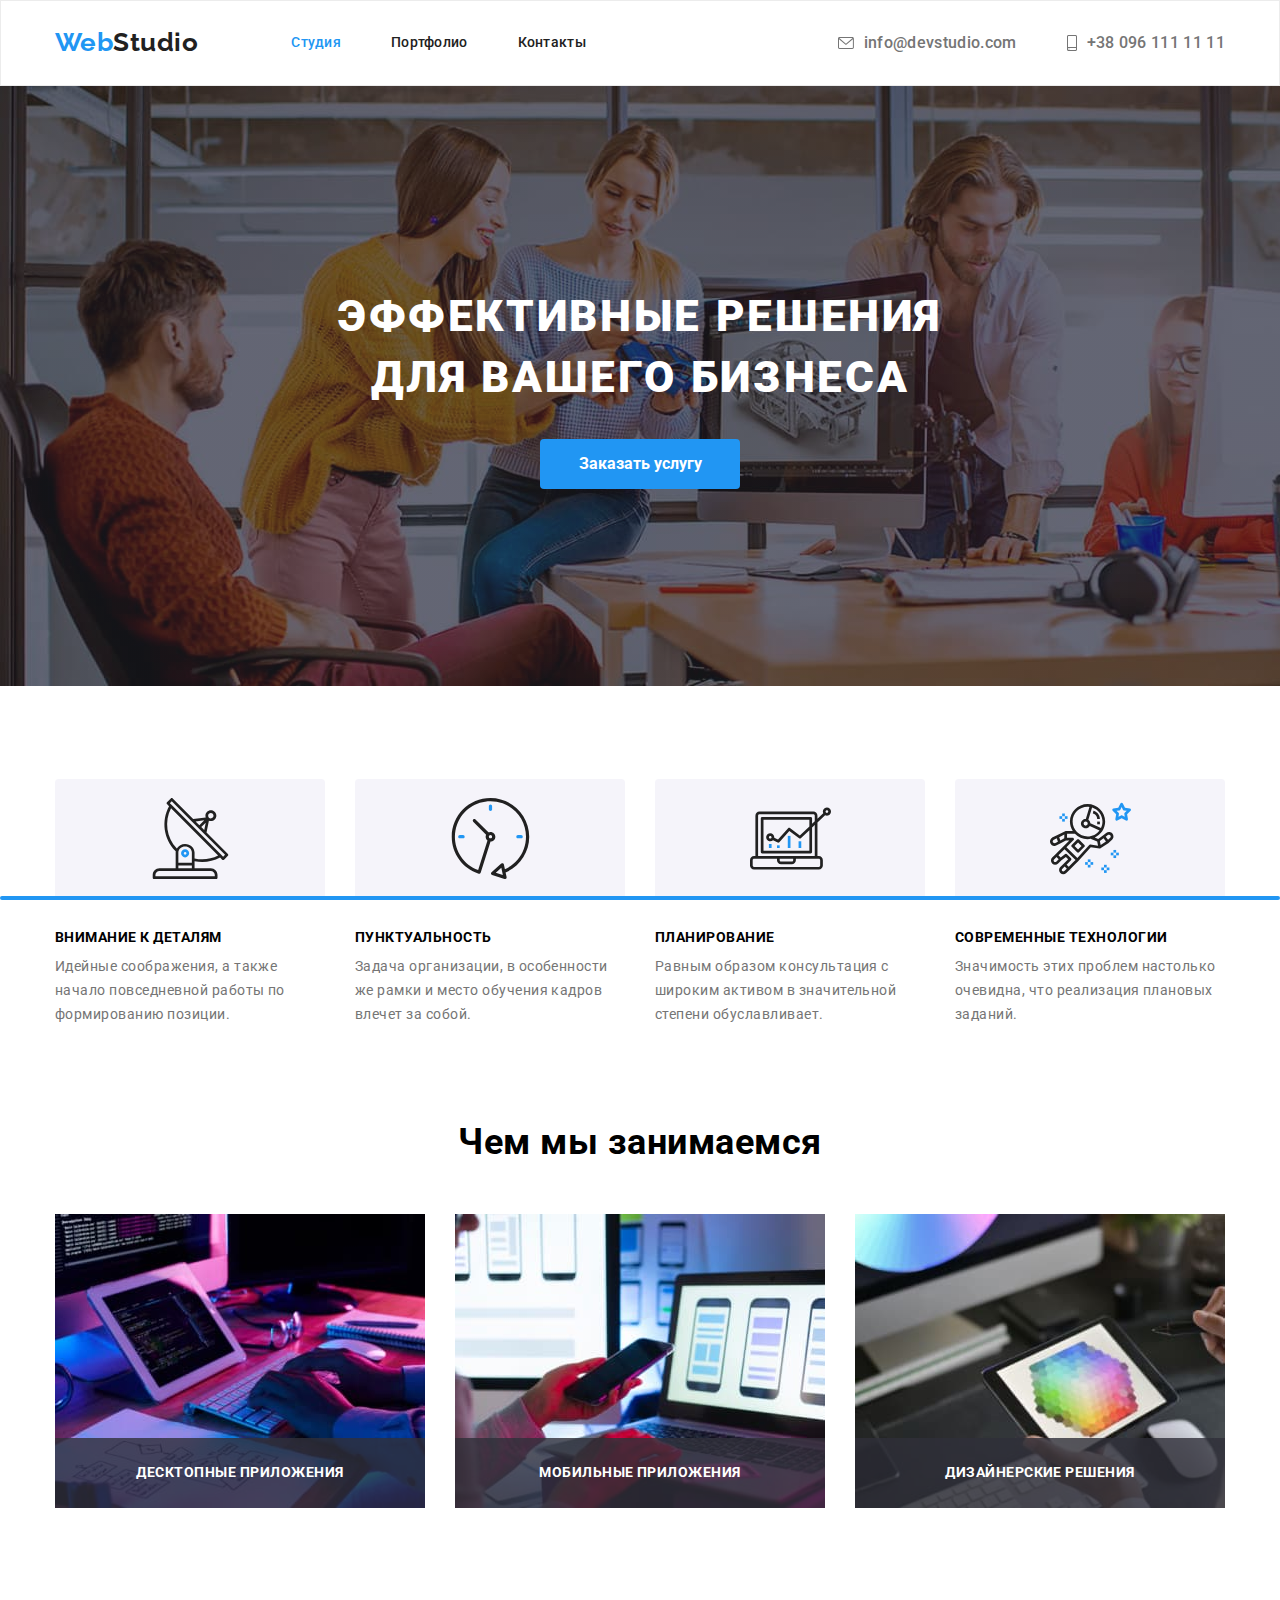
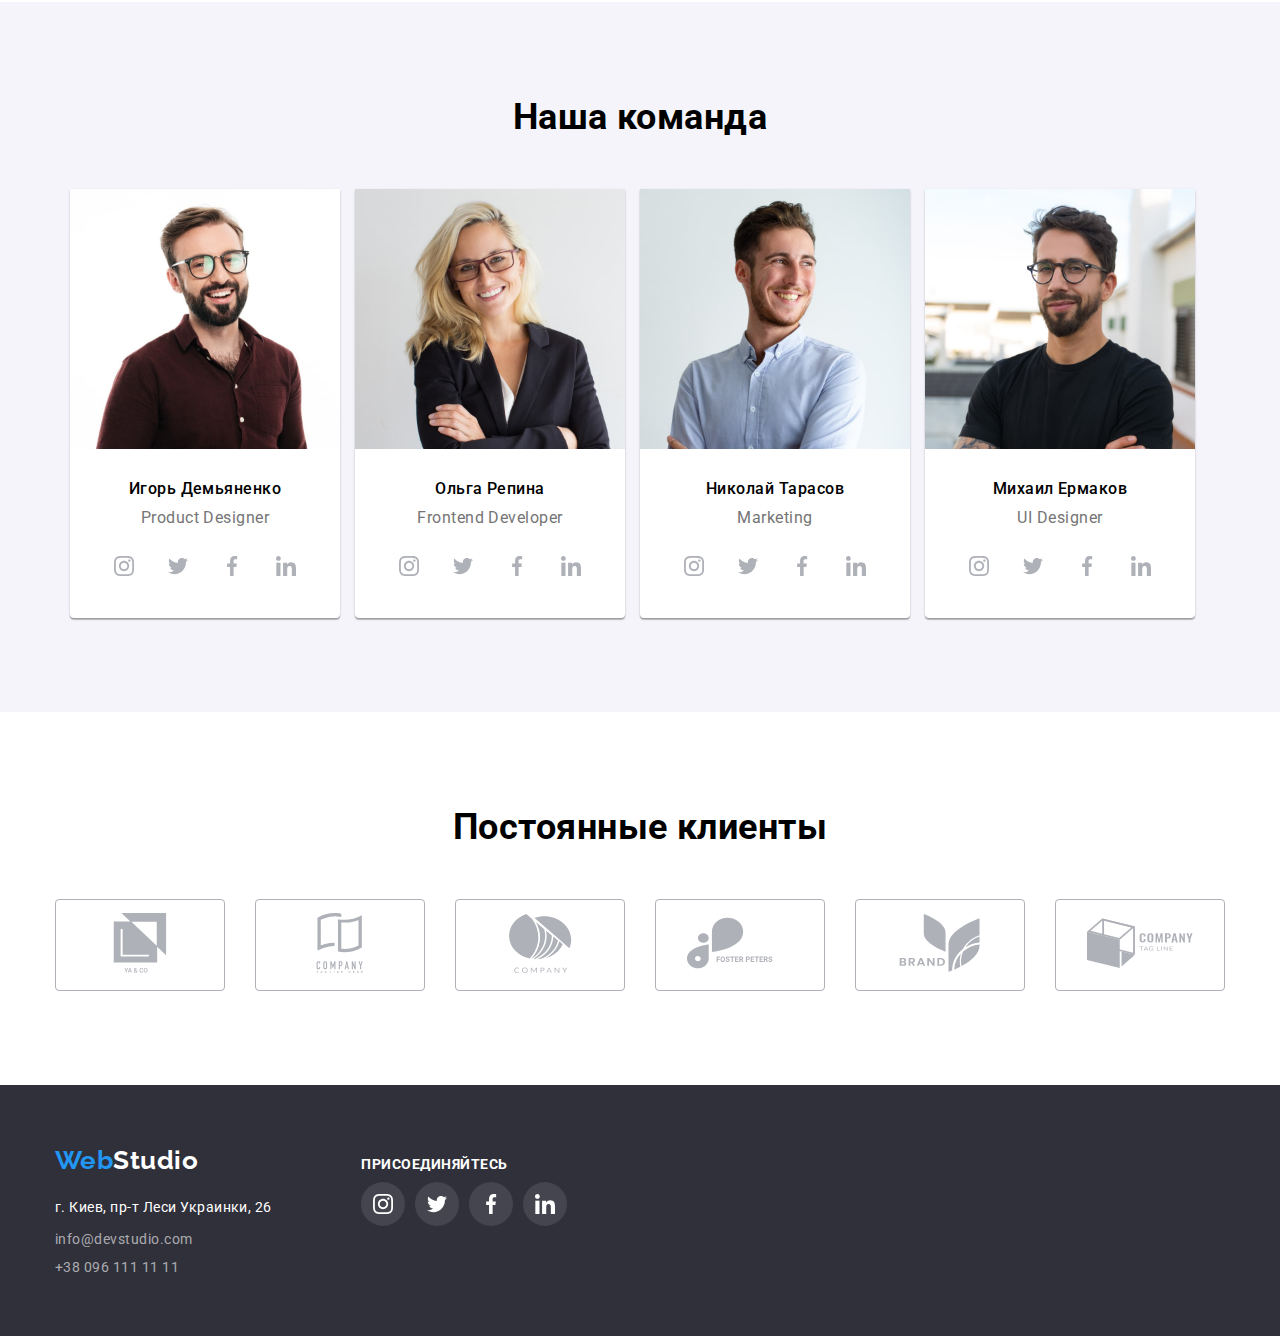
<file: index.html>
<!DOCTYPE html>
<html lang="ru">

<head>
    <meta charset="UTF-8" />
    <meta http-equiv="X-UA-Compatible" content="IE=edge" />
    <meta name="viewport" content="width=device-width, initial-scale=1.0" />
    <title>Web Studio</title>
    <link rel="preconnect" href="https://fonts.gstatic.com">
    <link
        href="https://fonts.googleapis.com/css2?family=Raleway:wght@700&family=Roboto:wght@400;500;700;900&display=swap"
        rel="stylesheet">
    <link rel="stylesheet"
        href="https://cdnjs.cloudflare.com/ajax/libs/modern-normalize/1.1.0/modern-normalize.min.css">
    <link rel="stylesheet" href="./css/styles.css">
</head>

<body>
    <!-- Шапка сайта-->
    <header>
        <div class="container main-nav">
            <div class="logo">
                <a href="./index.html">
                    <span class="logo-main">Web</span><span class="logo-header">Studio</span>
                </a>
            </div>
            <nav>
                <ul class="site-nav">
                    <li class="item"><a href="./index.html" class="link active">Студия</a></li>
                    <li class="item"><a href="./portfolio.html" class="link">Портфолио</a></li>
                    <li class="item"><a href="#" class="link">Контакты</a></li>
                </ul>
            </nav>
            <ul class="header-address">
                <li class="item">
                    <a href="mailto:info@devstudio.com" class="header-link"><svg width="16px" height="12px"
                            class="header-icon">
                            <use href="./images/sprite.svg#icon-mail"></use>
                        </svg>info@devstudio.com</a>
                </li>
                <li class="item">
                    <a href="tel:+380961111111" class="header-link"><svg width="10px" height="16px" class="header-icon">
                            <use href="./images/sprite.svg#icon-phone"></use>
                        </svg>+38 096 111 11 11</a>
                </li>
            </ul>
        </div>
    </header>

    <main class="main-section">
        <!-- Секция герой -->
        <section class="hero-section hero-container overlay">
            <div class="hero-content container">
                <h1 class="hero-text">Эффективные решения <br> для вашего бизнеса</h1>
                <button data-modal-open type="button" class="hero-button ">Заказать услугу</button>
            </div>
        </section>

        <!-- Секция преимущества компании -->
        <section class="advantages-section container">
            <h2 class="visually-hidden">Преимущества компании</h2>
            <ul class="advantages">
                <li class="atention">
                    <h3 class="advantage">Внимание к деталям</h3>
                    <p class="advantage-text">Идейные соображения, а также начало повседневной работы по формированию
                        позиции.</p>
                </li>
                <li class="punctuality">
                    <h3 class="advantage">Пунктуальность</h3>
                    <p class="advantage-text">Задача организации, в особенности же рамки и место обучения кадров влечет
                        за собой.</p>
                </li>
                <li class="planing">
                    <h3 class="advantage">Планирование</h3>
                    <p class="advantage-text">Равным образом консультация с широким активом в значительной степени
                        обуславливает.</p>
                </li>
                <li class="technologies">
                    <h3 class="advantage">Современные технологии</h3>
                    <p class="advantage-text">Значимость этих проблем настолько очевидна, что реализация плановых
                        заданий.</p>
                </li>
            </ul>
        </section>

        <!-- Секция список услуг -->
        <section class="company-services container">
            <h2 class="head">Чем мы занимаемся</h2>
            <ul class="competence">
                <li class="list-item">
                    <div class="competence-tumb">
                    <img src="./images/box-1-2.jpg" alt="верстка_сайтов" width="370">
                    <h3 class="attachment">Десктопные приложения</h3>
                    </div>
                </li>
                <div class="competence-tumb">
                    <img src="./images/box-2-2.jpg" alt="верстка_сайтов" width="370">
                    <h3 class="attachment">Мобильные приложения</h3>
                </div>
                <div class="competence-tumb">
                    <img src="./images/box-3-2.jpg" alt="верстка_сайтов" width="370">
                    <h3 class="attachment">Дизайнерские решения</h3>
                </div>
            </ul>
        </section>

        <!-- Секция команды -->
        <section class="team-section">
            <div class="container">

                <h2 class="our-team-head">Наша команда</h2>

                <ul class="team-image container">
                    <li class="list-item">
                        <img src="./images/img-1-2.jpg" alt="фото_сотрудника1" width="270">
                        <div class="card">
                            <h3 class="name-colleague">Игорь Демьяненко</h3>
                            <p lang="en" class="specialty">Product Designer</p>
                        </div>
                        <ul class="icon-list">
                            <li>
                                <a href="#" class="social-network">
                                    <svg class="icon" width="20px" height="20px">
                                        <use href="./images/sprite.svg#icon-instagram"></use>
                                    </svg></a>
                            </li>
                            <li>
                                <a href="#" class="social-network"><svg class="icon" width="20px" height="20px">
                                        <use href="./images/sprite.svg#icon-twitter"></use>
                                    </svg> </a>
                            </li>
                            <li>
                                <a href="#" class="social-network"><svg class="icon" width="20px" height="20px">
                                        <use href="./images/sprite.svg#icon-facebook"></use>
                                    </svg> </a>
                            </li>
                            <li>
                                <a href="#" class="social-network"><svg class="icon" width="20px" height="20px">
                                        <use href="./images/sprite.svg#icon-linkedin"></use>
                                    </svg> </a>
                            </li>
                        </ul>
                    </li>

                    <li class="list-item">
                        <img src="./images/img-2-2.jpg" alt="фото_сотрудника2" width="270">
                        <div class="card">
                            <h3 class="name-colleague">Ольга Репина</h3>
                            <p lang="en" class="specialty">Frontend Developer</p>
                        </div>
                        <ul class="icon-list">
                            <li>
                                <a href="#" class="social-network"><svg class="icon" width="20px" height="20px">
                                        <use href="./images/sprite.svg#icon-instagram"></use>
                                    </svg> </a>
                            </li>
                            <li>
                                <a href="#" class="social-network"><svg class="icon" width="20px" height="20px">
                                        <use href="./images/sprite.svg#icon-twitter"></use>
                                    </svg> </a>
                            </li>
                            <li>
                                <a href="#" class="social-network"><svg class="icon" width="20px" height="20px">
                                        <use href="./images/sprite.svg#icon-facebook"></use>
                                    </svg> </a>
                            </li>
                            <li>
                                <a href="#" class="social-network"><svg class="icon" width="20px" height="20px">
                                        <use href="./images/sprite.svg#icon-linkedin"></use>
                                    </svg> </a>
                            </li>
                        </ul>
                    </li>

                    <li class="list-item">
                        <img src="./images/img-3-2.jpg" alt="фото_сотрудника3" width="270">
                        <div class="card">
                            <h3 class="name-colleague">Николай Тарасов</h3>
                            <p lang="en" class="specialty">Marketing</p>
                        </div>
                        <ul class="icon-list">
                            <li>
                                <a href="#" class="social-network"><svg class="icon" width="20px" height="20px">
                                        <use href="./images/sprite.svg#icon-instagram"></use>
                                    </svg> </a>
                            </li>
                            <li>
                                <a href="#" class="social-network"><svg class="icon" width="20px" height="20px">
                                        <use href="./images/sprite.svg#icon-twitter"></use>
                                    </svg> </a>
                            </li>
                            <li>
                                <a href="#" class="social-network"><svg class="icon" width="20px" height="20px">
                                        <use href="./images/sprite.svg#icon-facebook"></use>
                                    </svg> </a>
                            </li>
                            <li>
                                <a href="#" class="social-network"><svg class="icon" width="20px" height="20px">
                                        <use href="./images/sprite.svg#icon-linkedin"></use>
                                    </svg> </a>
                            </li>
                        </ul>
                    </li>

                    <li class="list-item">
                        <img src="./images/img-4-2.jpg" alt="фото_сотрудника4" width="270">
                        <div class="card">
                            <h3 class="name-colleague">Михаил Ермаков</h3>
                            <p lang="en" class="specialty">UI Designer</p>
                        </div>
                        <ul class="icon-list">
                            <li>
                                <a href="#" class="social-network"><svg class="icon" width="20px" height="20px">
                                        <use href="./images/sprite.svg#icon-instagram"></use>
                                    </svg> </a>
                            </li>
                            <li>
                                <a href="#" class="social-network"><svg class="icon" width="20px" height="20px">
                                        <use href="./images/sprite.svg#icon-twitter"></use>
                                    </svg> </a>
                            </li>
                            <li>
                                <a href="#" class="social-network"><svg class="icon" width="20px" height="20px">
                                        <use href="./images/sprite.svg#icon-facebook"></use>
                                    </svg> </a>
                            </li>
                            <li>
                                <a href="#" class="social-network"><svg class="icon" width="20px" height="20px">
                                        <use href="./images/sprite.svg#icon-linkedin"></use>
                                    </svg> </a>
                            </li>
                        </ul>
                    </li>
                </ul>
            </div>
        </section>
        <section class="our-clients-section container">
            <h2 class="head">Постоянные клиенты</h2>
            <ul class="clients-list">
                <li class="client">
                    <a href="#">
                        <svg class="client-icon"><use href="./images/sprite.svg#icon-yago"></use></svg>
                    </a>
                </li>
                <li class="client">
                    <a href="#">
                        <svg class="client-icon"><use href="./images/sprite.svg#icon-tagline"></use></svg>
                    </a>
                </li>
                <li class="client">
                    <a href="#">
                        <svg class="client-icon"><use href="./images/sprite.svg#icon-company"></use></svg>
                    </a>
                </li>
                <li class="client">
                    <a href="#">
                        <svg class="client-icon"><use href="./images/sprite.svg#icon-foster-peters"></use></svg>
                    </a>
                </li>
                <li class="client"> 
                    <a href="#">
                        <svg class="client-icon"><use href="./images/sprite.svg#icon-brand"></use></svg>
                    </a>
                </li>
                <li class="client">
                    <a href="#">
                        <svg class="client-icon"><use href="./images/sprite.svg#icon-tag"></use></svg>
                    </a>
                </li>
            </ul>
        </section>
    </main>

    <footer class="footer-container">
        <section class="container footer-flex">
            <div class="footer-main">
            <div class="logo">
                <a href="./index.html">
                    <span class="logo-main">Web</span><span class="logo-footer">Studio</span>
                </a>
            </div>
            <address>
                <p class="footer-address">г. Киев, пр-т Леси Украинки, 26</p>
                <ul class="footer-contacts">
                    <li class="footer-item"><a href="mailto:info@devstudio.com"
                            class="footer-link">info@devstudio.com</a></li>
                    <li class="footer-item"><a href="tel:+380961111111" class="footer-link">+38 096 111 11 11</a></li>
                </ul>
            </address>
            </div>

            <div class="footer-network footer-list">
                <p class="footer-title">присоединяйтесь</p>
                <ul class="footer-links">
                    <li>
                        <a href="#" class="social-network"><svg class="icon-footer" width="20px" height="20px">
                                <use href="./images/sprite.svg#icon-instagram"></use>
                            </svg> </a>
                    </li>
                    <li>
                        <a href="#" class="social-network"><svg class="icon-footer" width="20px" height="20px">
                                <use href="./images/sprite.svg#icon-twitter"></use>
                            </svg> </a>
                    </li>
                    <li>
                        <a href="#" class="social-network"><svg class="icon-footer" width="20px" height="20px">
                                <use href="./images/sprite.svg#icon-facebook"></use>
                            </svg> </a>
                    </li>
                    <li>
                        <a href="#" class="social-network"><svg class="icon-footer" width="20px" height="20px">
                                <use href="./images/sprite.svg#icon-linkedin"></use>
                            </svg> </a>
                    </li>
                </ul>
            </div>
        </section>
    </footer>
    <div class="backdrop is-hidden" data-modal>
        <div class="modal">
            <button data-modal-close class="close-modal">
                <svg class="modal-icon">
                    <use class="point" href="./images/sprite.svg#icon-close-modal" width="11px" height="11px"></use>
                </svg>
            </button>
        </div>
    </div>
    <script src="./js/modal.js"></script>
</body>

</html>
</file>
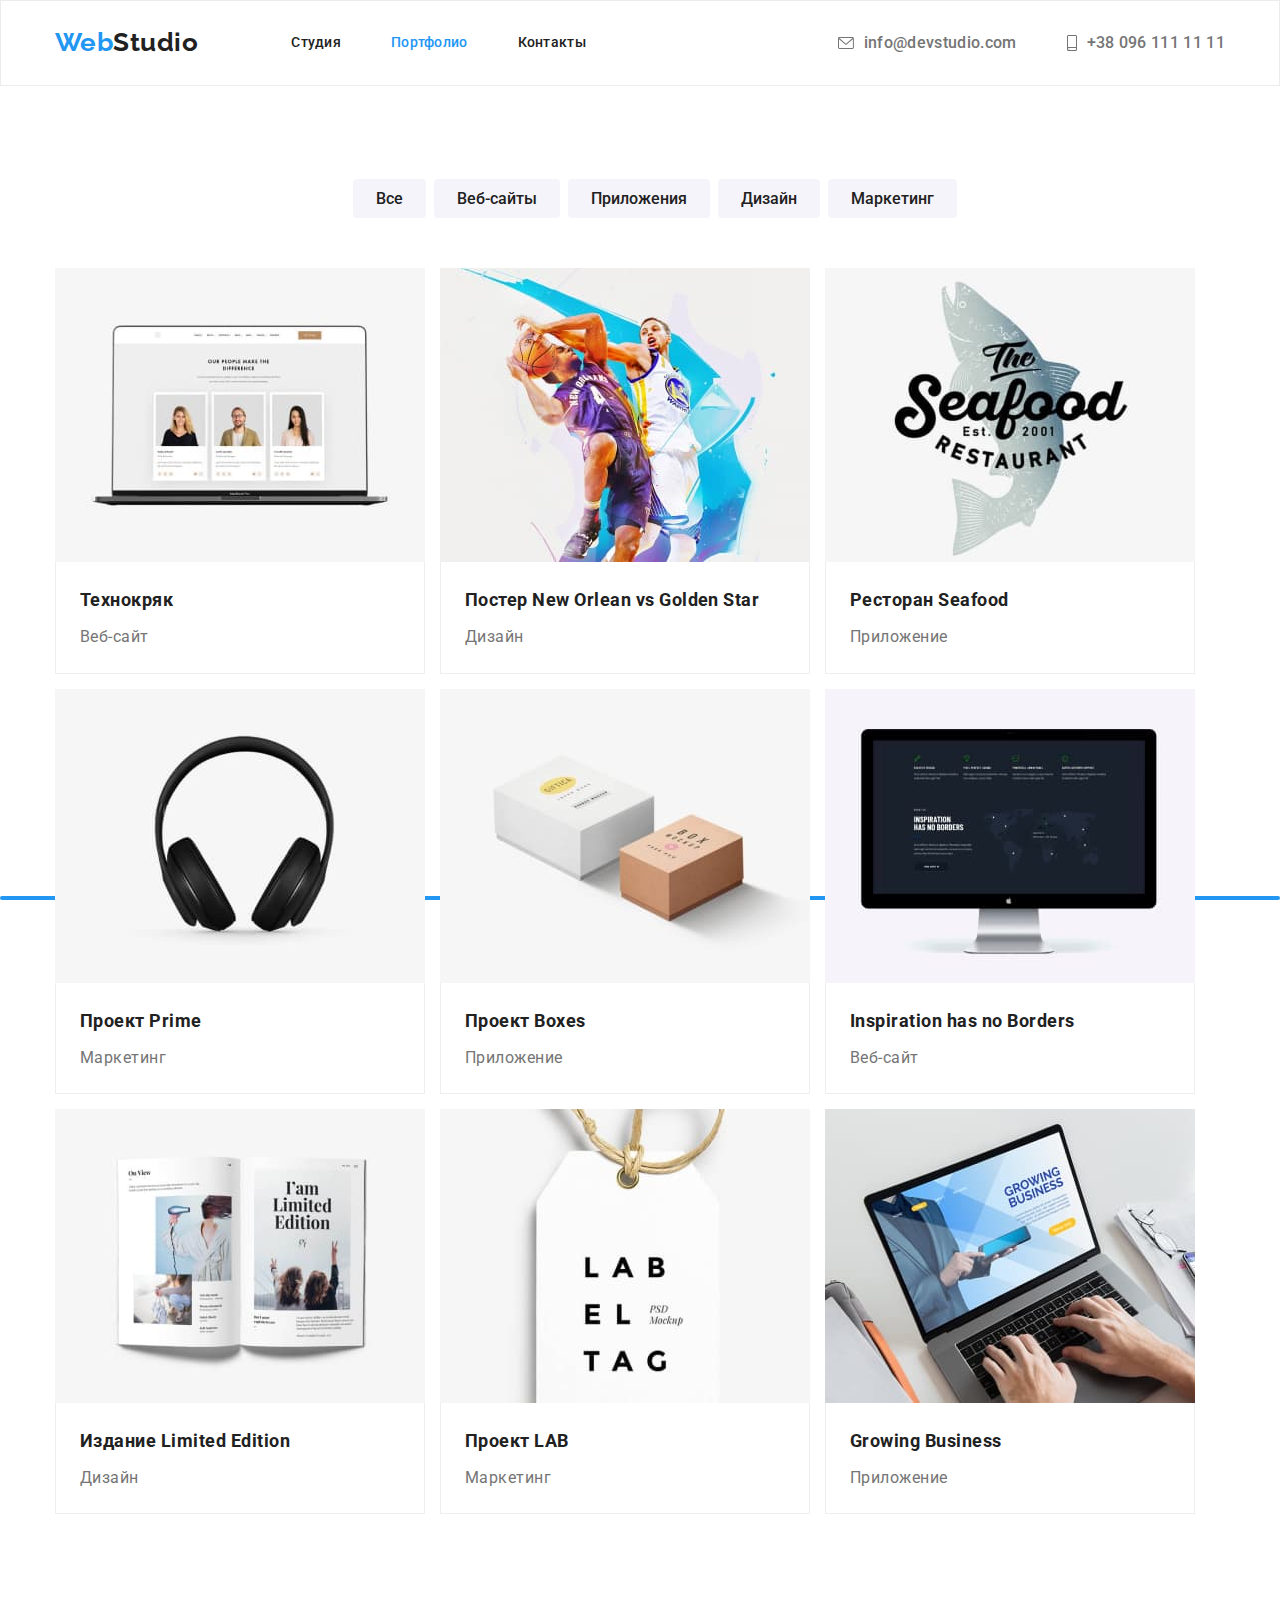
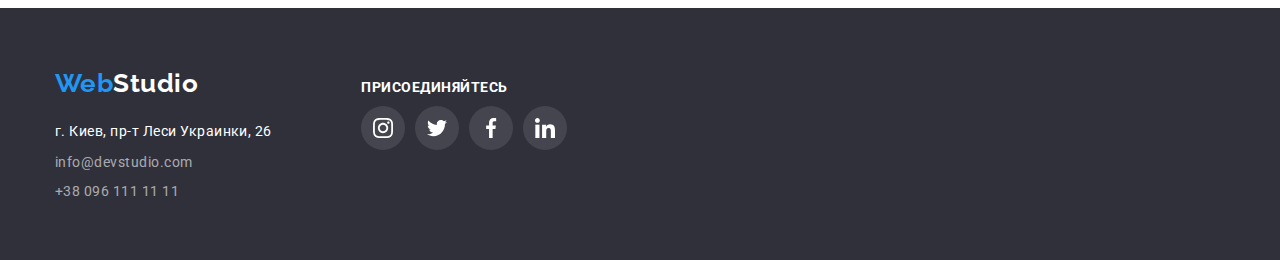
<file: portfolio.html>
<!DOCTYPE html>
<html lang="ru">

<head>
    <meta charset="UTF-8" />
    <meta http-equiv="X-UA-Compatible" content="IE=edge" />
    <meta name="viewport" content="width=device-width, initial-scale=1.0" />
    <title>Portfolio</title>
    <link rel="preconnect" href="https://fonts.gstatic.com">
    <link
        href="https://fonts.googleapis.com/css2?family=Raleway:wght@700&family=Roboto:wght@400;500;700;900&display=swap"
        rel="stylesheet">
    <link rel="preconnect" href="https://fonts.gstatic.com">
    <link href="https://fonts.googleapis.com/css2?family=Roboto:wght@400;700&display=swap" rel="stylesheet">
    <link rel="stylesheet"
        href="https://cdnjs.cloudflare.com/ajax/libs/modern-normalize/1.1.0/modern-normalize.min.css">
    <link rel="stylesheet" href="./css/styles.css">
</head>

<body>
    <!-- Шапка сайта-->
    <header>
        <div class="container main-nav">
            <div class="logo">
                <a href="./index.html">
                    <span class="logo-main">Web</span><span class="logo-header">Studio</span>
                </a>
            </div>
            <nav>
                <ul class="site-nav">
                    <li class="item"><a href="./index.html" class="link">Студия</a></li>
                    <li class="item"><a href="./portfolio.html" class="link active">Портфолио</a></li>
                    <li class="item"><a href="#" class="link">Контакты</a></li>
                </ul>
            </nav>
            <ul class="header-address">
                <li class="item">
                    <a href="mailto:info@devstudio.com" class="header-link"><svg width="16px" height="12px"
                            class="header-icon">
                            <use href="./images/sprite.svg#icon-mail"></use>
                        </svg>info@devstudio.com</a>
                </li>
                <li class="item">
                    <a href="tel:+380961111111" class="header-link"><svg width="10px" height="16px" class="header-icon">
                            <use href="./images/sprite.svg#icon-phone"></use>
                        </svg>+38 096 111 11 11</a>
                </li>
            </ul>
        </div>
    </header>

    <!-- Основной контент страницы-->
    <main>
        <!-- Список сортировки-->
        <section class="filter container">
            <h1 class="visually-hidden">Портфолио</h1>
            <ul class="section-button buttons-list container">
                <li class="item" ><button type="button" class="buttons-list-element">Все</button></li>
                <li class="item"><button type="button" class="buttons-list-element">Веб-сайты</button></li>
                <li class="item"><button type="button" class="buttons-list-element">Приложения</button></li>
                <li class="item"><button type="button" class="buttons-list-element">Дизайн</button></li>
                <li class="item"><button type="button" class="buttons-list-element">Маркетинг</button></li>
            </ul>
        </section>
        <!-- Примеры готовых продуктов -->
        <section class="finished-product container">
            <h2 class="visually-hidden">Галерея</h2>
            <ul class="product-section">
                    <li class="product-item">
                        <a href="#" class="decoration">
                            <div class="card-slide">  
                                <img src="./images/portfolio/img-1-2.jpg" alt="изображение первого сайта " width="370">
                                <p class="slide-text">Технокряк это современная площадка распространения коронавируса. Компании используют эту платформу для цифрового
                            шпионажа и атак на защищённые сервера конкурентов.</p>
                            </div>

                            <div class="card-content decor">
                                <h3 class="name-product">Технокряк</h3>
                                <p class="type-product">Веб-сайт</p>
                            </div>
                        </a>
                    </li>


                <li class="product-item">
                    <a href="#" class="decoration">
                        <div class="card-slide">
                            <img src="./images/portfolio/img-2-2.jpg" alt="спортивный постер" width="370">
                            <p class="slide-text">Технокряк это современная площадка распространения коронавируса. Компании используют эту платформу
                            для цифрового
                            шпионажа и атак на защищённые сервера конкурентов.</p>
                        </div>
                    
                        <div class="card-content">
                            <h3 class="name-product">Постер New Orlean vs Golden Star</h3>
                            <p class="type-product">Дизайн</p>
                        </div>
                    </a>
                </li>

                <li class="product-item">
                    <a href="#" class="decoration">
                        <div class="card-slide">
                            <img src="./images/portfolio/img-3-2.jpg" alt="изображение лого ресторана" width="370">
                            <p class="slide-text">Технокряк это современная площадка распространения коронавируса. Компании используют эту платформу
                                для цифрового
                                шпионажа и атак на защищённые сервера конкурентов.</p>
                        </div>

                        <div class="card-content">
                            <h3 class="name-product">Ресторан Seafood</h3>
                            <p class="type-product">Приложение</p>
                        </div>
                    </a>
                </li>

                <li class="product-item">
                    <a href="#" class="decoration">
                        <div class="card-slide">
                            <img src="./images/portfolio/img-4-2.jpg" alt="изображение наушников" width="370">
                            <p class="slide-text">Технокряк это современная площадка распространения коронавируса. Компании используют эту платформу
                                для цифрового
                                шпионажа и атак на защищённые сервера конкурентов.</p>
                        </div>

                        <div class="card-content">
                            <h3 class="name-product">Проект Prime</h3>
                            <p class="type-product">Маркетинг</p>
                        </div>
                    </a>
                </li>

                <li class="product-item">
                    <a href="#" class="decoration">
                        <div class="card-slide">
                            <img src="./images/portfolio/img-5-2.jpg" alt="изображение картонных коробок" width="370">
                            <p class="slide-text">Технокряк это современная площадка распространения коронавируса. Компании используют эту платформу
                                для цифрового
                                шпионажа и атак на защищённые сервера конкурентов.</p>
                        </div>
                        <div class="card-content">
                            <h3 class="name-product">Проект Boxes</h3>
                            <p class="type-product">Приложение</p>
                        </div>
                    </a>
                </li>

                <li class="product-item">
                    <a href="#" class="decoration">
                        <div class="card-slide">
                            <img src="./images/portfolio/img-6-2.jpg" alt="изображение сайта 2" width="370">
                            <p class="slide-text">Технокряк это современная площадка распространения коронавируса. Компании используют эту платформу
                                для цифрового
                                шпионажа и атак на защищённые сервера конкурентов.</p>
                        </div>
                        <div class="card-content">
                            <h3 class="name-product">Inspiration has no Borders</h3>
                            <p class="type-product">Веб-сайт</p>
                        </div>
                    </a>
                </li>

                <li class="product-item">
                    <a href="#" class="decoration">
                        <div class="card-slide">
                            <img src="./images/portfolio/img-7-2.jpg" alt="изображение открытой книги" width="370">
                            <p class="slide-text">Технокряк это современная площадка распространения коронавируса. Компании используют эту платформу
                                для цифрового
                                шпионажа и атак на защищённые сервера конкурентов.</p>
                        </div>
                        <div class="card-content">
                            <h3 class="name-product">Издание Limited Edition</h3>
                            <p class="type-product">Дизайн</p>
                        </div>
                    </a>
                </li>

                <li class="product-item">
                    <a href="#" class="decoration">
                        <div class="card-slide">
                            <img src="./images/portfolio/img-8-2.jpg" alt="изображение этикетки" width="370">
                            <p class="slide-text">Технокряк это современная площадка распространения коронавируса. Компании используют эту платформу
                                для цифрового
                                шпионажа и атак на защищённые сервера конкурентов.</p>
                        </div>
                        <div class="card-content">
                            <h3 class="name-product">Проект LAB</h3>
                            <p class="type-product">Маркетинг</p>
                        </div>
                    </a>
                </li>

                <li class="product-item">
                    <a href="#" class="decoration">
                        <div class="card-slide">
                            <img src="./images/portfolio/img-9-2.jpg" alt="изображение ноутбука" width="370">
                            <p class="slide-text">Технокряк это современная площадка распространения коронавируса. Компании используют эту платформу
                                для цифрового
                                шпионажа и атак на защищённые сервера конкурентов.</p>
                        </div>
                        <div class="card-content">
                            <h3 class="name-product">Growing Business</h3>
                            <p class="type-product">Приложение</p>
                        </div>
                    </a>
                </li>

            </ul>
        </section>
    </main>
    <footer class="footer-container">
        <section class="container footer-flex">
            <div class="footer-main">
                <div class="logo">
                    <a href="./index.html">
                        <span class="logo-main">Web</span><span class="logo-footer">Studio</span>
                    </a>
                </div>
                <address>
                    <p class="footer-address">г. Киев, пр-т Леси Украинки, 26</p>
                    <ul class="footer-contacts">
                        <li class="footer-item"><a href="mailto:info@devstudio.com"
                                class="footer-link">info@devstudio.com</a></li>
                        <li class="footer-item"><a href="tel:+380961111111" class="footer-link">+38 096 111 11 11</a></li>
                    </ul>
                </address>
            </div>
    
            <div class="footer-network footer-list">
                <p class="footer-title">присоединяйтесь</p>
                <ul class="footer-links">
                    <li>
                        <a href="#" class="social-network"><svg class="icon-footer" width="20px" height="20px">
                                <use href="./images/sprite.svg#icon-instagram"></use>
                            </svg> </a>
                    </li>
                    <li>
                        <a href="#" class="social-network"><svg class="icon-footer" width="20px" height="20px">
                                <use href="./images/sprite.svg#icon-twitter"></use>
                            </svg> </a>
                    </li>
                    <li>
                        <a href="#" class="social-network"><svg class="icon-footer" width="20px" height="20px">
                                <use href="./images/sprite.svg#icon-facebook"></use>
                            </svg> </a>
                    </li>
                    <li>
                        <a href="#" class="social-network"><svg class="icon-footer" width="20px" height="20px">
                                <use href="./images/sprite.svg#icon-linkedin"></use>
                            </svg> </a>
                    </li>
                </ul>
            </div>
        </section>
    </footer>
</body>

</html>
</file>
<file: css/styles.css>
:root {
  --main-black-color: #212121;
  --secondary-text-color: #757575;
  --hero-footer-bg-color: #2f303a;
  --extra-blue-color: #2196f3;
  --main-white-color: #ffffff;
  --secondary-bg-color: #f5f4fa;
  --footer-link-color: rgba(255, 255, 255, 0.6);
  --border-color: #ececec;
  --secondary-border-color: #eeeeee;
  --icon-bg-color: #afb1b8;
  --icon-bgc-footer: rgba(255, 255, 255, 0.1);
  --attachment-bg-color: rgba(47, 48, 58, 0.8);
  --card-set-gap: 15px;
  --card-bg-color: rgba(33, 150, 243, 0.9);
  --box-shadow: 0px 1px 3px rgba(0, 0, 0, 0.12), 0px 1px 1px rgba(0, 0, 0, 0.14),
    0px 2px 1px rgba(0, 0, 0, 0.2);
}

.container {
  width: 1200px;
  padding-left: 15px;
  padding-right: 15px;
  margin-left: auto;
  margin-right: auto;

  /* outline: 2px dotted red; */
}
h1,
h2,
h3 {
  margin-top: 0px;
  margin-bottom: 0px;
}

ul,
p {
  margin: 0px;
  padding: 0px;
}
/* стили для index.html */
body {
  font-family: "Roboto", sans-serif;
  color: var(--main-text-color);
  line-height: 1.2;
  letter-spacing: 0.03em;
}
/* Убираем маркеры в списках по умолчанию */
li {
  list-style-type: none;
}
/* Убираем подчеркивание в ссылках по умолчанию */
a {
  text-decoration: none;
}
/* Убираем курсив по умолчанию */
address {
  font-style: normal;
}

/* Шапка страницы */
header {
  background-color: var(--main-white-color);
  border: 1px solid var(--border-color);
}
.main-nav,
.site-nav,
.header-address {
  display: flex;
  align-items: center;
}

/* Стили логотипа */
.logo {
  margin-right: 93px;
  font-weight: 700;
  font-size: 26px;
  line-height: 1.2;
  font-family: Raleway, sans-serif;
  text-decoration: none;
}

.site-nav .item + .item {
  margin-left: 50px;
}
.header-address {
  margin-left: auto;
}
.header-address .item {
  min-width: 135px;
  min-height: 16px;
  justify-content: center;
  align-content: center;
}
.header-address .item + .item {
  margin-left: 50px;
}
.header-link {
  display: flex;
  align-items: center;
}
.logo-main {
  color: var(--extra-blue-color);
}
.logo-header {
  color: var(--main-black-color);
}
.logo-footer {
  color: var(--main-white-color);
}
/* Стили навигации */

.site-nav .link {
  display: block;
  padding-top: 32px;
  padding-bottom: 32px;
  font-weight: 500;
  font-size: 14px;
  line-height: 1.4;
  letter-spacing: 0.02em;
  color: var(--main-black-color);

  transition: color 250ms cubic-bezier(0.4, 0, 0.2, 1);
}
.site-nav .link:hover,
.site-nav .link:focus,
.site-nav .active {
  color: var(--extra-blue-color);
}

.header-icon {
  padding: 0;
  margin-right: 10px;

  display: inline-block;
  justify-content: center;
  align-items: center;

  fill: var(--secondary-text-color);
  transition: color 250ms cubic-bezier(0.4, 0, 0.2, 1);
}
.header-link:hover .header-icon,
.header-link:focus .header-icon {
  fill: var(--extra-blue-color);
  cursor: pointer;
}

.header-address .header-link {
  font-weight: 500;
  line-height: 1.2;
  letter-spacing: 0.02em;
  color: var(--secondary-text-color);
  transition: color 250ms cubic-bezier(0.4, 0, 0.2, 1);
}
.header-address .header-link:hover,
.header-address .header-link:focus {
  color: var(--extra-blue-color);
}
/* не розумію чому не працює */
.active::after {
  content: "";
  display: block;
  width: 100%;
  height: 4px;

  background-color: var(--extra-blue-color);
  border-radius: 2px;
  position: absolute;
  left: 0;
  bottom: 0;
}

/* Основные стили контента страницы */
.overlay {
  max-width: 1600px;
  height: 600px;
  margin-left: auto;
  margin-right: auto;
  background-image: linear-gradient(
      to right,
      rgba(47, 48, 58, 0.4),
      rgba(47, 48, 58, 0.4)
    ),
    url(../images/hero.jpg);
}
.hero-section .hero-text {
  color: var(--main-white-color);
  letter-spacing: 0.06em;
  font-weight: 900;
  font-size: 44px;
  line-height: 1.4;
  text-transform: uppercase;
  text-align: center;
}
.hero-text {
  margin-bottom: 30px;
}
.hero-button {
  min-width: 200px;
  padding: 10px 32px;
  border: 0px;
  border-radius: 4px;
  align-items: center;

  font-weight: 700;
  font-size: 16px;
  line-height: 1.9;
  background-color: var(--extra-blue-color);
  color: var(--main-white-color);
  cursor: pointer;
}
.hero-content {
  padding: 200px 0;
  text-align: center;
}
.hero-container {
  background-color: var(--hero-footer-bg-color);
  text-align: center;
}
/* Стили для секции преимуществ компании */
.advantages-section {
  padding-top: 94px;
  padding-bottom: 94px;
}
.advantages {
  display: flex;
  justify-content: space-between;
}

.advantage {
  font-size: 14px;
  text-transform: uppercase;
  margin-bottom: 10px;
}

.advantage-text {
  width: 270px;
  font-size: 14px;
  line-height: 1.7;
  color: var(--secondary-text-color);
}

.advantages .atention::before,
.advantages .punctuality::before,
.advantages .planing::before,
.advantages .technologies::before {
  height: 120px;
  background-color: var(--secondary-bg-color);
  content: "";
  display: block;
  margin-bottom: 30px;
  border-radius: 4px;
}

.advantages .atention::before {
  background-image: url(../images/svg-images/antenna.svg);
  background-size: 30%;
  background-repeat: no-repeat;
  background-position: center;
}

.advantages .punctuality::before {
  background-image: url(../images/svg-images/clock.svg);
  background-size: 30%;
  background-repeat: no-repeat;
  background-position: center;
}
.advantages .planing::before {
  background-image: url(../images/svg-images/diagram.svg);
  background-size: 30%;
  background-repeat: no-repeat;
  background-position: center;
}
.advantages .technologies::before {
  background-image: url(../images/svg-images/astronaut.svg);
  background-size: 30%;
  background-repeat: no-repeat;
  background-position: center;
}

/* Стили для секции услуг компании */
.company-services {
  padding-bottom: 94px;
}

.company-services > .head {
  font-size: 36px;
  text-align: center;
  margin-bottom: 50px;
}

.competence {
  display: flex;
  justify-content: space-between;
}
.competence-tumb {
  position: relative;
}

.attachment {
  position: absolute;
  bottom: 0;
  right: 0;
  left: 0;
  padding: 27px;
  margin: 0;
  width: 370px;
  height: 70px;
  font-weight: 700;
  font-size: 14px;
  line-height: 1.14;
  text-align: center;
  color: var(--main-white-color);
  text-transform: uppercase;
  background-color: var(--attachment-bg-color);
}

/* Стили секции команда */
.card {
  padding-top: 30px;
}
.team-section {
  padding-top: 94px;
  padding-bottom: 94px;
  background-color: var(--secondary-bg-color);
}
.our-team-head {
  font-size: 36px;
  text-align: center;
  margin-bottom: 50px;
}

.name-colleague {
  font-weight: 500;
  font-size: 16px;
  text-align: center;
  margin-bottom: 10px;
}
.specialty {
  font-size: 16px;
  color: var(--secondary-text-color);
  text-align: center;
  margin-bottom: 16px;
}

.icon-list {
  display: flex;
  margin: 0 auto;
  padding: 0 32px 30px;
  justify-content: center;
}

.icon-list li .social-network {
  width: 44px;
  height: 44px;
  border-radius: 50%;

  display: flex;
  justify-content: center;
  align-items: center;
  cursor: pointer;
  transition: background-color 250ms cubic-bezier(0.4, 0, 0.2, 1);
}
.icon-list > li:not(:last-child) {
  margin-right: 10px;
}

.icon-list li:hover .social-network,
.icon-list li:focus .social-network {
  background-color: var(--extra-blue-color);
}
.icon-list li .icon {
  width: 20px;
  height: 20px;
  padding: 0;
  margin: 0;

  display: flex;
  justify-content: center;
  align-items: center;
  fill: var(--icon-bg-color);

  transition: background-color 250ms cubic-bezier(0.4, 0, 0.2, 1),
    fill 250ms cubic-bezier(0.4, 0, 0.2, 1);
}

.icon-list li:hover .icon,
.icon-list li:focus .icon {
  fill: var(--main-white-color);
}

/* Карточки страницы - студия */
.team-image {
  display: flex;
  flex-wrap: wrap;
  margin-left: calc(-1 * var(--card-set-gap));
  margin-top: calc(-1 * var(--card-set-gap));
}
.team-image > .list-item {
  flex-basis: calc(100% - var(--card-set-gap)) / 4;
  margin-left: var(--card-set-gap);
  margin-top: var(--card-set-gap);
  padding: 0px;
  background-color: var(--main-white-color);
  border: var(--border-color);
  border-radius: 0px 0px 4px 4px;
  box-shadow: var(--box-shadow);
}
/* Стили секции Наши клиенты */

.our-clients-section {
  padding-top: 94px;
  padding-bottom: 94px;
  display: block;
}

.our-clients-section > .head {
  font-size: 36px;
  text-align: center;
  margin-bottom: 50px;
}

.clients-list {
  display: flex;
}
.clients-list .client {
  width: 170px;
  height: 92px;
  border: 1px solid var(--icon-bg-color);
  border-radius: 4px;

  display: flex;
  justify-content: center;
  align-items: center;
  cursor: pointer;

  fill: var(--icon-bg-color);

  transition: border 250ms cubic-bezier(0.4, 0, 0.2, 1);
}
.clients-list .client:not(:last-child) {
  margin-right: 30px;
}
.clients-list .client:hover,
.clients-list .client:focus {
  border: 1px solid var(--extra-blue-color);
}

.client-icon {
  width: 106px;
  height: 60px;
  fill: var(--icon-bg-color);

  transition: fill 250ms cubic-bezier(0.4, 0, 0.2, 1);
}

.clients-list .client:hover .client-icon,
.clients-list .client:focus .client-icon {
  fill: var(--extra-blue-color);
}
/* Стили футера */

.footer-container {
  padding-top: 60px;
  padding-bottom: 60px;
  background-color: var(--hero-footer-bg-color);
}
.container .footer-main .logo {
  margin-bottom: 20px;
}
.footer-address {
  font-size: 14px;
  line-height: 1.7;
  color: var(--main-white-color);
  margin-bottom: 9px;
}
.footer-item:not(:last-child) {
  margin-bottom: 9px;
}
.footer-contacts .footer-link {
  font-size: 14px;
  color: var(--footer-link-color);
}
.footer-contacts .footer-link:hover,
.footer-contacts .footer-link:focus {
  color: var(--extra-blue-color);
}
.footer-flex {
  display: flex;
  align-items: baseline;
}
.footer-list {
  display: block;
  margin-left: 70px;
  list-style: none;
}
.footer-links {
  display: flex;
  margin: 0 auto;
}
.footer-title {
  margin-top: 0;
  margin-bottom: 10px;
  font-weight: 700;
  font-size: 14px;
  line-height: 1.1;
  text-transform: uppercase;
  color: var(--main-white-color);
}
.footer-links .social-network {
  width: 44px;
  height: 44px;
  border-radius: 50%;

  display: flex;
  justify-content: center;
  align-items: center;
  cursor: pointer;
  background-color: var(--icon-bgc-footer);

  transition: background-color 250ms cubic-bezier(0.4, 0, 0.2, 1);
}
.footer-links > li:not(:last-child) {
  margin-right: 10px;
}

.footer-links .social-network:hover,
.footer-links .social-network:focus {
  background-color: var(--extra-blue-color);
}
.icon-footer {
  width: 20px;
  height: 20px;
  padding: 0;
  margin: 0;

  display: flex;
  justify-content: center;
  align-items: center;
  fill: var(--main-white-color);
}

/* Стили для страницы портфолио */
.buttons-list {
  display: flex;
  justify-content: center;
  padding-top: 94px;
  margin-bottom: 50px;
}

.buttons-list .buttons-list-element {
  padding: 6px 22px;
  font-weight: 500;
  font-size: 16px;
  line-height: 1.6;
  background-color: var(--secondary-bg-color);
  color: var(--main-black-color);
  border: 1px solid transparent;
  border-radius: 4px;

  transition: color 250ms cubic-bezier(0.4, 0, 0.2, 1),
    background-color 250ms cubic-bezier(0.4, 0, 0.2, 1);
}
.buttons-list .buttons-list-element:hover,
.buttons-list .buttons-list-element:focus {
  background-color: var(--extra-blue-color);
  color: var(--main-white-color);
  cursor: pointer;
  box-shadow: 0px 2px 2px rgba(0, 0, 0, 0.12), 0px 1px 2px rgba(0, 0, 0, 0.08),
    0px 3px 1px rgba(0, 0, 0, 0.01);
}
.section-button .item {
  margin-right: 8px;
}
.section-button .item:last-child {
  margin-right: 0px;
}
/* карточки продуктов */
.product-section {
  display: flex;
  flex-wrap: wrap;
  padding-bottom: 94px;
  margin-left: calc(-1 * var(--card-set-gap));
  margin-top: calc(-1 * var(--card-set-gap));
}

.product-item {
  flex-basis: calc(100% - var(--card-set-gap)) / 3;
  margin-left: var(--card-set-gap);
  margin-top: var(--card-set-gap);
  padding: 0px;

  transition: box-shadow 250ms cubic-bezier(0.4, 0, 0.2, 1);
}
.product-item:hover,
.product-item:focus {
  box-shadow: 0px 1px 1px rgba(0, 0, 0, 0.12), 0px 4px 4px rgba(0, 0, 0, 0.06),
    1px 4px 6px rgba(0, 0, 0, 0.16);
}

.name-product {
  margin-bottom: 4px;
  font-weight: bold;
  font-size: 18px;
  line-height: 36px;
  color: var(--main-black-color);
}
.type-product {
  font-size: 16px;
  line-height: 1.9;
  color: var(--secondary-text-color);
}

img {
  display: block;
  max-width: 100%;
  height: auto;
}

.card-content {
  padding: 20px 24px;
  border-top: 1px solid hidden;
  text-decoration: none;
  border-left: 1px solid var(--secondary-border-color);
  border-bottom: 1px solid var(--secondary-border-color);
  border-right: 1px solid var(--secondary-border-color);
}
/* анимация карточек */

.card-slide {
  position: relative;
  overflow: hidden;
}
.slide-text {
  position: absolute;
  display: flex;
  width: 100%;
  padding: 63px 24px;
  top: 0;
  left: 0;
  overflow: hidden;
  opacity: 0;
  font-weight: normal;
  font-size: 18px;
  line-height: 1.56;
  letter-spacing: 0.03em;
  color: var(--main-white-color);
  background-color: var(--card-bg-color);
  transform: translateY(100%);
  transition: transform 250ms cubic-bezier(0.4, 0, 0.2, 1);
}

.product-item:hover .slide-text,
.product-item:focus .slide-text {
  transform: translateY(0);
  opacity: 1;
}

/* визуально скрытые заголовки секций */
.visually-hidden:not(:focus):not(:active) {
  width: 1px;
  height: 1px;
  margin: -1px;
  border: 0;
  padding: 0;
  white-space: nowrap;
  clip-path: inset(100%);
  clip: rect(0 0 0 0);
  overflow: hidden;
}
/* бекдроп */
.backdrop {
  position: fixed;
  top: 0;
  left: 0px;
  width: 100%;
  height: 100%;
  background-color: rgba(0, 0, 0, 0.2);

  opacity: 1;
  transform: opacity 250ms cubic-bezier(0.4, 0, 0.2, 1);
}
.backdrop.is-hidden {
  opacity: 0;
  pointer-events: none;
}
.backdrop.is-hidden .modal {
  transform: translate(-50%, -50%) scale(0.9);
}

/* модальное окно */
.modal {
  position: absolute;
  top: 50%;
  left: 50%;

  min-width: 528px;
  min-height: 581px;
  background-color: var(--main-white-color);
  box-shadow: 0px 1px 3px rgba(0, 0, 0, 0.12), 0px 1px 1px rgba(0, 0, 0, 0.14),
    0px 2px 1px rgba(0, 0, 0, 0.2);
  border-radius: 4px;

  transform: translate(-50%, -50%) scale(1);
  transition: transform 250ms cubic-bezier(0.4, 0, 0.2, 1);
}
.modal-icon {
  width: 11px;
  height: 11px;
}
.close-modal {
  position: absolute;
  top: 8px;
  right: 8px;
  width: 30px;
  height: 30px;

  background-color: var(--main-white-color);
  border: 1px solid rgba(0, 0, 0, 0.1);
  border-radius: 50%;
  cursor: pointer;
}
</file>
